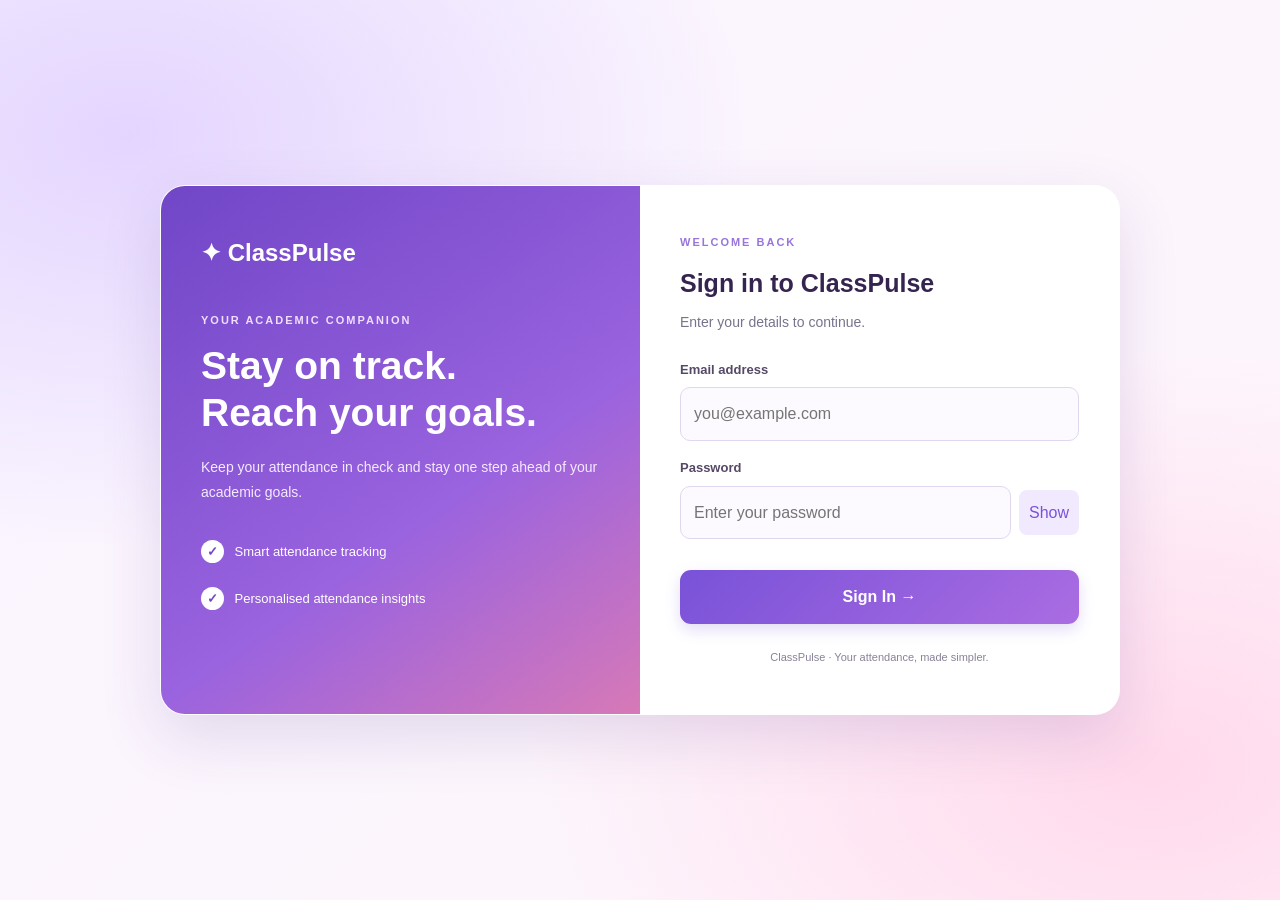
<file: index.html>
<!DOCTYPE html>
<html lang="en">
<head>
    <meta charset="UTF-8">
    <meta name="viewport" content="width=device-width, initial-scale=1.0">
    <title>ClassPulse | Welcome</title>
    <link rel="stylesheet" href="style.css">
</head>
<body class="login-page">

    <main class="login-container">
        <section class="login-welcome">
            <div class="brand">✦ ClassPulse</div>
            <p class="eyebrow">YOUR ACADEMIC COMPANION</p>
            <h1>Stay on track.<br>Reach your goals.</h1>
            <p class="welcome-text">
                Keep your attendance in check and stay one step
                ahead of your academic goals.
            </p>
            <div class="welcome-note">
                <span>✓</span> Smart attendance tracking
                <br><br>
                <span>✓</span> Personalised attendance insights
            </div>
        </section>

        <section class="login-form-section">
            <p class="eyebrow">WELCOME BACK</p>
            <h2>Sign in to ClassPulse</h2>
            <p class="muted">Enter your details to continue.</p>

            <form id="loginForm">
                <label for="email">Email address</label>
                <input
                    type="email"
                    id="email"
                    placeholder="you@example.com"
                    required
                >

                <label for="password">Password</label>
                <div class="password-wrap">
                    <input
                        type="password"
                        id="password"
                        placeholder="Enter your password"
                        required
                    >
                    <button type="button" id="togglePassword">
                        Show
                    </button>
                </div>

                <p id="loginMessage" role="alert"></p>

                <button type="submit" class="login-button">
                    Sign In →
                </button>
            </form>

            <p class="login-footer">
                ClassPulse · Your attendance, made simpler.
            </p>
        </section>
    </main>

    <script src="login.js"></script>
</body>
</html>
</file>
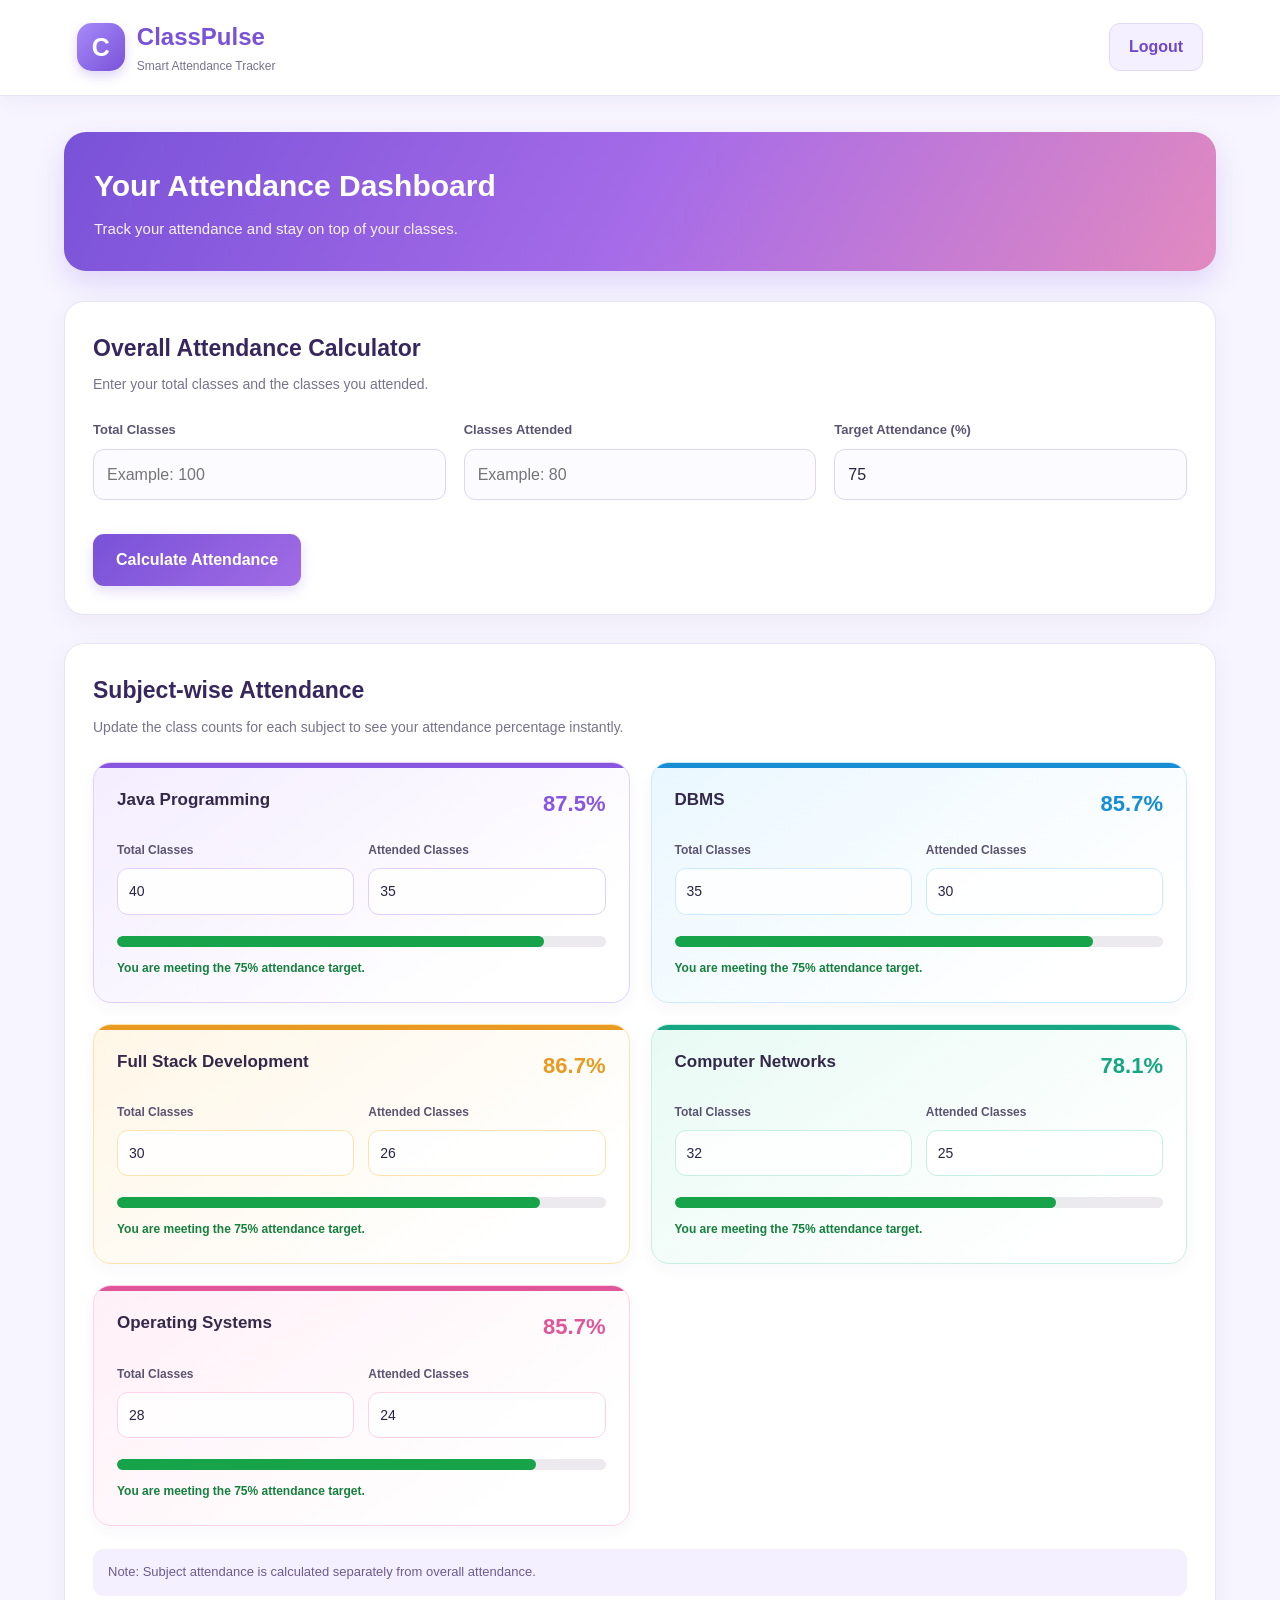
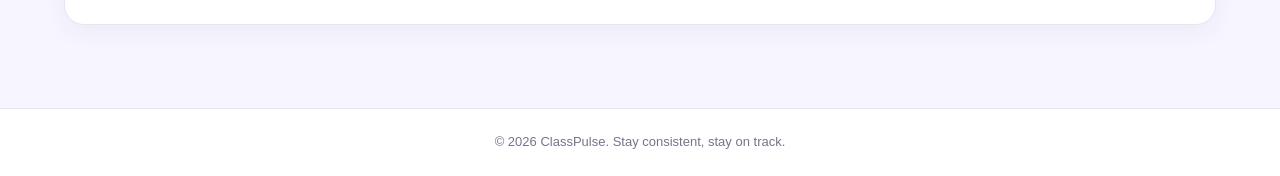
<file: attendance.html>
<!DOCTYPE html>
<html lang="en">
<head>
    <meta charset="UTF-8">
    <meta name="viewport" content="width=device-width, initial-scale=1.0">
    <title>ClassPulse | Attendance Dashboard</title>
    <link rel="stylesheet" href="style.css">
</head>
<body>

    <header class="main-header">
        <div class="brand">
            <div class="brand-icon">C</div>
            <div>
                <h1>ClassPulse</h1>
                <p>Smart Attendance Tracker</p>
            </div>
        </div>

        <a href="index.html" class="logout-button">Logout</a>
    </header>

    <main class="dashboard">

        <section class="welcome-section">
            <h2>Your Attendance Dashboard</h2>
            <p>Track your attendance and stay on top of your classes.</p>
        </section>

        <!-- OVERALL ATTENDANCE CALCULATOR -->
        <section class="calculator-section">
            <div class="section-heading">
                <h2>Overall Attendance Calculator</h2>
                <p>Enter your total classes and the classes you attended.</p>
            </div>

            <form id="attendanceForm">
                <div class="form-grid">
                    <div class="form-group">
                        <label for="total">Total Classes</label>
                        <input
                            type="number"
                            id="total"
                            min="1"
                            step="1"
                            placeholder="Example: 100"
                            required
                        >
                    </div>

                    <div class="form-group">
                        <label for="attended">Classes Attended</label>
                        <input
                            type="number"
                            id="attended"
                            min="0"
                            step="1"
                            placeholder="Example: 80"
                            required
                        >
                    </div>

                    <div class="form-group">
                        <label for="target">Target Attendance (%)</label>
                        <input
                            type="number"
                            id="target"
                            min="1"
                            max="100"
                            step="1"
                            value="75"
                            required
                        >
                    </div>
                </div>

                <p id="calculatorError" class="error-message" role="alert"></p>

                <button type="submit" class="primary-button">
                    Calculate Attendance
                </button>
            </form>
        </section>

        <!-- OVERALL SUMMARY CARDS -->
        <section id="summarySection" class="summary-section" hidden>
            <div class="section-heading">
                <h2>Your Attendance Summary</h2>
                <p>Here is your current attendance status.</p>
            </div>

            <div class="summary-grid">
                <article class="summary-card highlight-card">
                    <p>Attendance Percentage</p>
                    <h3 id="summaryPercentage">0%</h3>
                </article>

                <article class="summary-card">
                    <p>Classes Attended</p>
                    <h3 id="summaryAttended">0</h3>
                </article>

                <article class="summary-card">
                    <p>Classes Missed</p>
                    <h3 id="summaryMissed">0</h3>
                </article>

                <article class="summary-card">
                    <p>Target Attendance</p>
                    <h3 id="summaryTarget">75%</h3>
                </article>
            </div>

            <div id="summaryStatus" class="summary-status" role="status"></div>
        </section>

        <!-- SUBJECT-WISE ATTENDANCE -->
        <section class="subject-attendance">
            <div class="section-heading">
                <h2>Subject-wise Attendance</h2>
                <p>
                    Update the class counts for each subject to see your
                    attendance percentage instantly.
                </p>
            </div>

            <div class="subject-list">

                <!-- JAVA -->
                <article class="subject-card" data-subject="java">
                    <div class="subject-info">
                        <h3>Java Programming</h3>
                        <span class="subject-percentage" id="javaPercentage">87.5%</span>
                    </div>

                    <div class="subject-inputs">
                        <div class="subject-field">
                            <label for="javaTotal">Total Classes</label>
                            <input type="number" id="javaTotal"
                                   class="subject-total" min="0" step="1" value="40">
                        </div>
                        <div class="subject-field">
                            <label for="javaAttended">Attended Classes</label>
                            <input type="number" id="javaAttended"
                                   class="subject-attended" min="0" step="1" value="35">
                        </div>
                    </div>

                    <div class="subject-progress">
                        <div class="subject-progress-fill" id="javaProgress"></div>
                    </div>
                    <p class="subject-status" id="javaStatus" role="status"></p>
                </article>

                <!-- DBMS -->
                <article class="subject-card" data-subject="dbms">
                    <div class="subject-info">
                        <h3>DBMS</h3>
                        <span class="subject-percentage" id="dbmsPercentage">85.7%</span>
                    </div>

                    <div class="subject-inputs">
                        <div class="subject-field">
                            <label for="dbmsTotal">Total Classes</label>
                            <input type="number" id="dbmsTotal"
                                   class="subject-total" min="0" step="1" value="35">
                        </div>
                        <div class="subject-field">
                            <label for="dbmsAttended">Attended Classes</label>
                            <input type="number" id="dbmsAttended"
                                   class="subject-attended" min="0" step="1" value="30">
                        </div>
                    </div>

                    <div class="subject-progress">
                        <div class="subject-progress-fill" id="dbmsProgress"></div>
                    </div>
                    <p class="subject-status" id="dbmsStatus" role="status"></p>
                </article>

                <!-- FULL STACK -->
                <article class="subject-card" data-subject="fullstack">
                    <div class="subject-info">
                        <h3>Full Stack Development</h3>
                        <span class="subject-percentage" id="fullstackPercentage">86.7%</span>
                    </div>

                    <div class="subject-inputs">
                        <div class="subject-field">
                            <label for="fullstackTotal">Total Classes</label>
                            <input type="number" id="fullstackTotal"
                                   class="subject-total" min="0" step="1" value="30">
                        </div>
                        <div class="subject-field">
                            <label for="fullstackAttended">Attended Classes</label>
                            <input type="number" id="fullstackAttended"
                                   class="subject-attended" min="0" step="1" value="26">
                        </div>
                    </div>

                    <div class="subject-progress">
                        <div class="subject-progress-fill" id="fullstackProgress"></div>
                    </div>
                    <p class="subject-status" id="fullstackStatus" role="status"></p>
                </article>

                <!-- COMPUTER NETWORKS -->
                <article class="subject-card" data-subject="cn">
                    <div class="subject-info">
                        <h3>Computer Networks</h3>
                        <span class="subject-percentage" id="cnPercentage">78.1%</span>
                    </div>

                    <div class="subject-inputs">
                        <div class="subject-field">
                            <label for="cnTotal">Total Classes</label>
                            <input type="number" id="cnTotal"
                                   class="subject-total" min="0" step="1" value="32">
                        </div>
                        <div class="subject-field">
                            <label for="cnAttended">Attended Classes</label>
                            <input type="number" id="cnAttended"
                                   class="subject-attended" min="0" step="1" value="25">
                        </div>
                    </div>

                    <div class="subject-progress">
                        <div class="subject-progress-fill" id="cnProgress"></div>
                    </div>
                    <p class="subject-status" id="cnStatus" role="status"></p>
                </article>

                <!-- OPERATING SYSTEMS -->
                <article class="subject-card" data-subject="os">
                    <div class="subject-info">
                        <h3>Operating Systems</h3>
                        <span class="subject-percentage" id="osPercentage">85.7%</span>
                    </div>

                    <div class="subject-inputs">
                        <div class="subject-field">
                            <label for="osTotal">Total Classes</label>
                            <input type="number" id="osTotal"
                                   class="subject-total" min="0" step="1" value="28">
                        </div>
                        <div class="subject-field">
                            <label for="osAttended">Attended Classes</label>
                            <input type="number" id="osAttended"
                                   class="subject-attended" min="0" step="1" value="24">
                        </div>
                    </div>

                    <div class="subject-progress">
                        <div class="subject-progress-fill" id="osProgress"></div>
                    </div>
                    <p class="subject-status" id="osStatus" role="status"></p>
                </article>

            </div>

            <p class="subject-note">
                Note: Subject attendance is calculated separately from overall attendance.
            </p>
        </section>

    </main>

    <footer class="main-footer">
        <p>© 2026 ClassPulse. Stay consistent, stay on track.</p>
    </footer>

    <script src="script.js"></script>
</body>
</html>
</file>
<file: style.css>
/* =====================================
   CLASSPULSE - COLORFUL THEME
===================================== */

* {
    box-sizing: border-box;
}

:root {
    --primary: #7952d8;
    --primary-dark: #6138bf;
    --background: #f7f5ff;
    --text: #292442;
    --muted: #77738c;
    --border: #e8e3f5;
    --white: #ffffff;
    --success: #16a36a;
    --danger: #e34d69;

    --java: #8856df;
    --dbms: #168dd4;
    --fullstack: #e99a22;
    --cn: #16a681;
    --os: #df5798;
}

html {
    scroll-behavior: smooth;
}

body {
    margin: 0;
    font-family: "Segoe UI", Arial, sans-serif;
    background: var(--background);
    color: var(--text);
    line-height: 1.6;
}

button,
input {
    font: inherit;
}

button,
a {
    -webkit-tap-highlight-color: transparent;
}

button {
    transition: all 0.25s ease;
}

/* =====================================
   DASHBOARD HEADER
===================================== */

.main-header {
    display: flex;
    justify-content: space-between;
    align-items: center;
    gap: 20px;
    padding: 18px 6%;
    background: rgba(255, 255, 255, 0.96);
    border-bottom: 1px solid var(--border);
    box-shadow: 0 4px 20px rgba(89, 60, 150, 0.06);
}

.brand {
    display: flex;
    align-items: center;
    gap: 12px;
}

.brand-icon {
    display: flex;
    justify-content: center;
    align-items: center;
    width: 48px;
    height: 48px;
    border-radius: 15px;
    background: linear-gradient(135deg, #a78bfa, #7952d8);
    color: white;
    font-size: 25px;
    font-weight: 800;
    box-shadow: 0 5px 12px rgba(121, 82, 216, 0.24);
}

.brand h1 {
    margin: 0;
    font-size: 24px;
    color: var(--primary);
}

.brand p {
    margin: 1px 0 0;
    color: var(--muted);
    font-size: 12px;
}

.logout-button {
    display: inline-block;
    padding: 10px 19px;
    border: 1px solid #e2d8fb;
    border-radius: 11px;
    color: #7048c8;
    background: #f5f0ff;
    text-decoration: none;
    font-weight: 700;
}

.logout-button:hover {
    color: white;
    background: var(--primary);
    transform: translateY(-2px);
}

/* =====================================
   DASHBOARD LAYOUT
===================================== */

.dashboard {
    width: 100%;
    max-width: 1200px;
    margin: 0 auto;
    padding: 36px 24px 55px;
}

.welcome-section {
    margin-bottom: 30px;
    padding: 30px;
    border-radius: 22px;
    color: white;
    background: linear-gradient(120deg, #7952d8, #a56be8, #e28ac0);
    box-shadow: 0 12px 28px rgba(121, 82, 216, 0.19);
}

.welcome-section h2 {
    margin: 0 0 7px;
    font-size: 30px;
    color: white;
}

.welcome-section p {
    margin: 0;
    color: #f8f1ff;
    font-size: 15px;
}

.calculator-section,
.summary-section,
.subject-attendance {
    margin-bottom: 28px;
    padding: 28px;
    background: var(--white);
    border: 1px solid var(--border);
    border-radius: 20px;
    box-shadow: 0 7px 25px rgba(71, 49, 116, 0.055);
}

.section-heading {
    margin-bottom: 24px;
}

.section-heading h2 {
    margin: 0 0 7px;
    font-size: 23px;
    color: #38275e;
}

.section-heading p {
    margin: 0;
    color: var(--muted);
    font-size: 14px;
}

/* =====================================
   OVERALL CALCULATOR
===================================== */

.form-grid {
    display: grid;
    grid-template-columns: repeat(3, minmax(0, 1fr));
    gap: 18px;
}

.form-group,
.subject-field {
    min-width: 0;
}

.form-group label,
.subject-field label {
    display: block;
    margin-bottom: 8px;
    color: #5b5471;
    font-size: 13px;
    font-weight: 700;
}

.form-group input,
.subject-field input {
    width: 100%;
    min-width: 0;
    padding: 12px 13px;
    color: var(--text);
    background: #fcfbff;
    border: 1px solid #ded7ef;
    border-radius: 11px;
    outline: none;
    transition: border-color 0.2s, box-shadow 0.2s;
}

.form-group input:focus,
.subject-field input:focus {
    border-color: #9671e9;
    box-shadow: 0 0 0 4px rgba(150, 113, 233, 0.13);
    background: white;
}

.primary-button {
    margin-top: 22px;
    padding: 13px 23px;
    border: none;
    border-radius: 11px;
    background: linear-gradient(135deg, #7952d8, #a16be5);
    color: white;
    font-weight: 700;
    cursor: pointer;
    box-shadow: 0 5px 13px rgba(121, 82, 216, 0.2);
}

.primary-button:hover {
    background: linear-gradient(135deg, #6138bf, #8951d5);
    box-shadow: 0 8px 18px rgba(121, 82, 216, 0.27);
    transform: translateY(-2px);
}

.primary-button:active {
    transform: scale(0.98);
}

.error-message {
    margin: 12px 0 0;
    color: var(--danger);
    font-size: 14px;
}

/* =====================================
   OVERALL SUMMARY CARDS
===================================== */

.summary-section[hidden] {
    display: none;
}

.summary-grid {
    display: grid;
    grid-template-columns: repeat(4, minmax(0, 1fr));
    gap: 16px;
}

.summary-card {
    min-width: 0;
    padding: 21px;
    background: #f5f0ff;
    border: 1px solid #e5d8ff;
    border-radius: 16px;
    transition: transform 0.2s, box-shadow 0.2s;
}

.summary-card:nth-child(2) {
    background: #eaf7ff;
    border-color: #ccecff;
}

.summary-card:nth-child(3) {
    background: #fff0f4;
    border-color: #ffd6e2;
}

.summary-card:nth-child(4) {
    background: #eafaf2;
    border-color: #c9f0dc;
}

.summary-card:hover {
    transform: translateY(-3px);
    box-shadow: 0 7px 17px rgba(71, 49, 116, 0.09);
}

.summary-card p {
    margin: 0 0 11px;
    color: #777087;
    font-size: 12px;
    font-weight: 600;
}

.summary-card h3 {
    margin: 0;
    font-size: 27px;
    overflow-wrap: anywhere;
    color: #7048c8;
}

.summary-card:nth-child(2) h3 {
    color: #1684c5;
}

.summary-card:nth-child(3) h3 {
    color: #d94d7c;
}

.summary-card:nth-child(4) h3 {
    color: #14865e;
}

.highlight-card {
    background: linear-gradient(135deg, #eee5ff, #f7edff);
    border-color: #d8c5ff;
}

.summary-status {
    margin-top: 18px;
    padding: 15px 17px;
    border-radius: 12px;
    font-size: 14px;
}

.summary-status.status-success {
    background: #e8faf0;
    border: 1px solid #c1eed5;
    color: #137448;
}

.summary-status.status-warning {
    background: #fff3e6;
    border: 1px solid #ffdfbd;
    color: #a65413;
}

/* =====================================
   COLORFUL SUBJECT CARDS
===================================== */

.subject-attendance {
    margin-top: 10px;
}

.subject-list {
    display: grid;
    grid-template-columns: repeat(2, minmax(0, 1fr));
    gap: 21px;
}

.subject-card {
    --subject-color: var(--java);
    --subject-bg: #f5efff;
    --subject-border: #dfd0ff;

    min-width: 0;
    position: relative;
    overflow: hidden;
    padding: 23px;
    background: linear-gradient(145deg, var(--subject-bg), #ffffff 82%);
    border: 1px solid var(--subject-border);
    border-radius: 18px;
    box-shadow: 0 5px 15px rgba(67, 47, 105, 0.045);
    transition: transform 0.25s, box-shadow 0.25s;
}

/* Colorful strip along the top of each card */
.subject-card::before {
    content: "";
    position: absolute;
    top: 0;
    left: 0;
    width: 100%;
    height: 5px;
    background: var(--subject-color);
}

.subject-card:hover {
    transform: translateY(-4px);
    box-shadow: 0 12px 25px rgba(67, 47, 105, 0.11);
}

/* Java - Purple */
.subject-card[data-subject="java"] {
    --subject-color: #8856df;
    --subject-bg: #f4edff;
    --subject-border: #e0d0ff;
}

/* DBMS - Blue */
.subject-card[data-subject="dbms"] {
    --subject-color: #168dd4;
    --subject-bg: #eaf7ff;
    --subject-border: #cceaff;
}

/* Full Stack - Orange */
.subject-card[data-subject="fullstack"] {
    --subject-color: #e99a22;
    --subject-bg: #fff6e6;
    --subject-border: #ffe3ae;
}

/* Computer Networks - Green */
.subject-card[data-subject="cn"] {
    --subject-color: #16a681;
    --subject-bg: #e8faf4;
    --subject-border: #c5f0e2;
}

/* Operating Systems - Pink */
.subject-card[data-subject="os"] {
    --subject-color: #df5798;
    --subject-bg: #fff0f7;
    --subject-border: #ffd2e8;
}

.subject-info {
    display: flex;
    align-items: flex-start;
    justify-content: space-between;
    gap: 12px;
    margin-bottom: 20px;
}

.subject-info h3 {
    margin: 0;
    color: #33294a;
    font-size: 17px;
    overflow-wrap: anywhere;
}

.subject-percentage {
    color: var(--subject-color);
    font-size: 22px;
    font-weight: 800;
    white-space: nowrap;
}

.subject-inputs {
    display: grid;
    grid-template-columns: repeat(2, minmax(0, 1fr));
    gap: 14px;
}

.subject-field label {
    font-size: 12px;
}

.subject-field input {
    padding: 11px;
    background: rgba(255, 255, 255, 0.85);
    border-color: var(--subject-border);
    font-size: 14px;
}

.subject-field input:focus {
    border-color: var(--subject-color);
    box-shadow: 0 0 0 3px color-mix(in srgb, var(--subject-color) 16%, transparent);
}

.subject-progress {
    height: 11px;
    margin-top: 21px;
    overflow: hidden;
    background: rgba(120, 110, 145, 0.14);
    border-radius: 20px;
}

.subject-progress-fill {
    width: 0;
    height: 100%;
    background: var(--subject-color);
    border-radius: 20px;
    transition: width 0.35s ease, background 0.3s ease;
}

.subject-status {
    min-height: 20px;
    margin: 12px 0 0;
    color: var(--muted);
    font-size: 12px;
    font-weight: 600;
}

.subject-note {
    margin: 23px 0 0;
    padding: 13px 15px;
    color: #6d5b91;
    background: #f5f0ff;
    border-radius: 11px;
    font-size: 13px;
}

/* =====================================
   FOOTER
===================================== */

.main-footer {
    padding: 23px 16px;
    text-align: center;
    background: white;
    border-top: 1px solid var(--border);
}

.main-footer p {
    margin: 0;
    color: var(--muted);
    font-size: 13px;
}

/* =====================================
   COLORFUL LOGIN PAGE
===================================== */

.login-page {
    min-height: 100vh;
    display: flex;
    justify-content: center;
    align-items: center;
    padding: 30px;
    background:
        radial-gradient(ellipse at 10% 15%, #e4d5ff 0, transparent 38%),
        radial-gradient(ellipse at 90% 85%, #ffd9ec 0, transparent 38%),
        linear-gradient(135deg, #f8f4ff, #fff6fb);
}

.login-container {
    width: 100%;
    max-width: 960px;
    display: grid;
    grid-template-columns: 1fr 1fr;
    overflow: hidden;
    padding: 0;
    background: white;
    border: 1px solid rgba(255, 255, 255, 0.8);
    border-radius: 25px;
    box-shadow: 0 22px 60px rgba(86, 55, 142, 0.15);
}

.login-welcome {
    padding: 48px 40px;
    color: white;
    background: linear-gradient(145deg, #7046c7, #9a63df 60%, #d779b7);
}

.login-welcome .brand {
    margin-bottom: 40px;
    color: white;
    font-size: 24px;
    font-weight: 800;
}

.eyebrow {
    margin: 0 0 12px;
    color: #9874dc;
    font-size: 11px;
    font-weight: 800;
    letter-spacing: 2px;
}

.login-welcome .eyebrow {
    color: #f1ddff;
}

.login-welcome h1 {
    margin: 0 0 18px;
    color: white;
    font-size: clamp(28px, 3.3vw, 39px);
    line-height: 1.22;
}

.welcome-text {
    color: #f4eaff;
    font-size: 14px;
    line-height: 1.8;
}

.welcome-note {
    margin-top: 35px;
    color: white;
    font-size: 13px;
    line-height: 1.8;
}

.welcome-note span {
    display: inline-flex;
    justify-content: center;
    align-items: center;
    width: 23px;
    height: 23px;
    margin-right: 7px;
    border-radius: 50%;
    color: #7046c7;
    background: white;
    font-weight: 800;
}

.login-form-section {
    padding: 48px 40px;
}

.login-form-section h2 {
    margin: 0 0 8px;
    color: #35244f;
    font-size: 25px;
}

.login-form-section .muted {
    margin: 0 0 26px;
    color: var(--muted);
    font-size: 14px;
}

.login-form-section label {
    display: block;
    margin: 17px 0 7px;
    color: #554967;
    font-size: 13px;
    font-weight: 700;
}

.login-form-section input {
    width: 100%;
    min-width: 0;
    padding: 13px;
    color: var(--text);
    background: #fcfaff;
    border: 1px solid #e0d8ee;
    border-radius: 10px;
    outline: none;
}

.login-form-section input:focus {
    border-color: var(--primary);
    box-shadow: 0 0 0 3px rgba(121, 82, 216, 0.12);
    background: white;
}

.password-wrap {
    display: flex;
    align-items: center;
    gap: 8px;
}

.password-wrap input {
    flex: 1;
    min-width: 0;
}

.password-wrap button {
    width: auto;
    margin: 0;
    padding: 10px;
    color: var(--primary);
    background: #f1eaff;
    border: 0;
    border-radius: 8px;
    cursor: pointer;
}

.password-wrap button:hover {
    background: #e6d8ff;
}

.login-form-section #loginMessage {
    color: var(--danger);
    font-size: 13px;
}

.login-form-section .login-button {
    width: 100%;
    margin-top: 18px;
    padding: 14px;
    color: white;
    background: linear-gradient(135deg, #7952d8, #aa6ce2);
    border: none;
    border-radius: 11px;
    font-weight: 800;
    cursor: pointer;
    box-shadow: 0 6px 15px rgba(121, 82, 216, 0.2);
}

.login-form-section .login-button:hover {
    background: linear-gradient(135deg, #6138bf, #8e4fd0);
    transform: translateY(-2px);
}

.login-footer {
    margin: 25px 0 0;
    color: #898198;
    font-size: 11px;
    text-align: center;
}

/* =====================================
   RESPONSIVE DESIGN
===================================== */

@media (max-width: 900px) {
    .summary-grid {
        grid-template-columns: repeat(2, minmax(0, 1fr));
    }

    .form-grid {
        grid-template-columns: repeat(2, minmax(0, 1fr));
    }

    .login-welcome,
    .login-form-section {
        padding: 35px 28px;
    }
}

@media (max-width: 700px) {
    .main-header {
        padding: 15px 18px;
    }

    .dashboard {
        padding: 24px 15px 35px;
    }

    .welcome-section {
        padding: 25px 21px;
    }

    .welcome-section h2 {
        font-size: 25px;
    }

    .calculator-section,
    .summary-section,
    .subject-attendance {
        padding: 20px;
    }

    .subject-list {
        grid-template-columns: 1fr;
    }

    .form-grid {
        grid-template-columns: 1fr;
    }

    .section-heading h2 {
        font-size: 21px;
    }

    .login-container {
        max-width: 480px;
        grid-template-columns: 1fr;
    }

    .login-welcome {
        padding: 30px;
    }

    .login-welcome .brand {
        margin-bottom: 25px;
    }

    .login-welcome h1 {
        font-size: 30px;
    }

    .welcome-note {
        margin-top: 22px;
    }

    .login-form-section {
        padding: 32px 28px;
    }
}

@media (max-width: 400px) {
    .brand h1 {
        font-size: 20px;
    }

    .brand-icon {
        width: 40px;
        height: 40px;
    }

    .logout-button {
        padding: 9px 12px;
    }

    .summary-grid {
        grid-template-columns: 1fr;
    }

    .subject-inputs {
        grid-template-columns: 1fr;
    }

    .calculator-section,
    .summary-section,
    .subject-attendance {
        padding: 16px;
    }

    .subject-card {
        padding: 19px 16px;
    }

    .login-page {
        padding: 14px;
    }

    .login-welcome,
    .login-form-section {
        padding: 25px 20px;
    }
}
</file>
